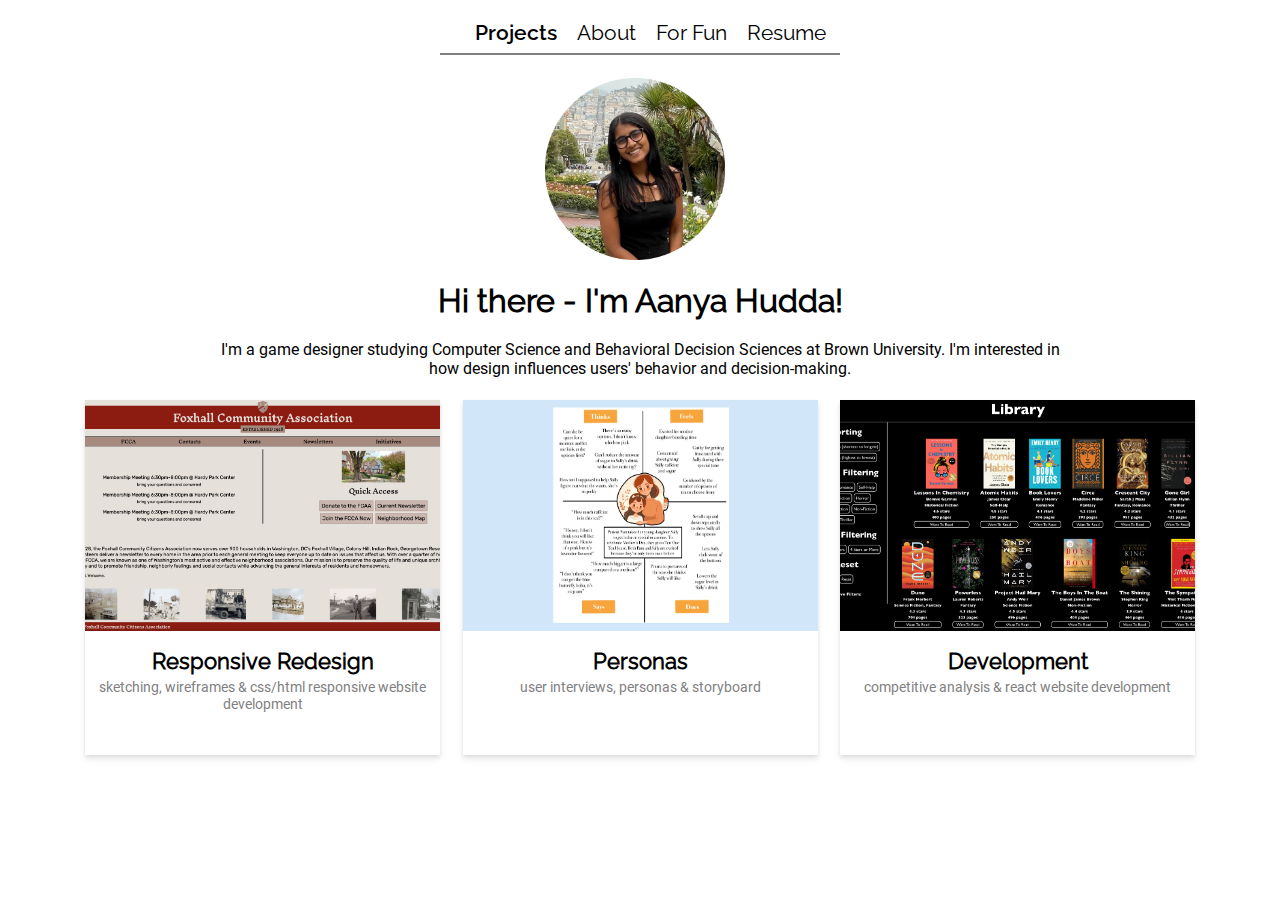
<file: index.html>
<!DOCTYPE html>
  <html lang="en">
    <head>
      <meta name="viewport" content="width=device-width, initial-scale=1.0" />
      <title>Portfolio-Projects</title>
      <!-- import CSS styles -->
      <link rel="stylesheet" href="index_styles.css" /> 
      
    </head>

    <body>
      <div id="site-container">
        <div class="header-links">
          <a class="active-link" href="index.html">Projects</a>
          <a class="link" href="about.html">About</a>
          <a class="link" href="for_fun.html">For Fun</a>
          <a class="link" href="resume.html">Resume</a>
        </div>
        <hr>
        <div class="body-content">
          <div class="intro">
            <img class="profile-picture" alt="profile picture" src="assets/profile-circle.png"/>
            <h1> Hi there - I'm Aanya Hudda! </h1>
            <p> I'm a game designer studying Computer Science and Behavioral Decision Sciences at Brown University. I'm interested in how design influences users' behavior and decision-making.</p>
          </div>

          <div class="project-library">
            <a href="projects_responsive_redesign.html" class="project-card-link">
              <div class="project-card project-card-left-margin">
                <img class="project-image" alt="responsive redesign picture" src="./assets/responsive_redesign2.png"/>
                <h2>Responsive Redesign</h2>
                <p>sketching, wireframes & css/html responsive website development</p>
              </div>
            </a> 
            <a href="projects_personas.html" class="project-card-link">
              <div class="project-card">
                <img class="project-image" alt="personas picture" src="assets/personas.png"/>
                <h2>Personas</h2>
                <p>user interviews, personas & storyboard</p>
              </div>
            </a>
            <a href="projects_development.html" class="project-card-link">
              <div class="project-card project-card-right-margin">
                <img class="project-image" alt="development picture" src="assets/development2.png"/>
                <h2>Development</h2>
                <p>competitive analysis & react website development</p>
              </div>
            </a>
          </div>
        </div>
      </div>
    </body>
</file>
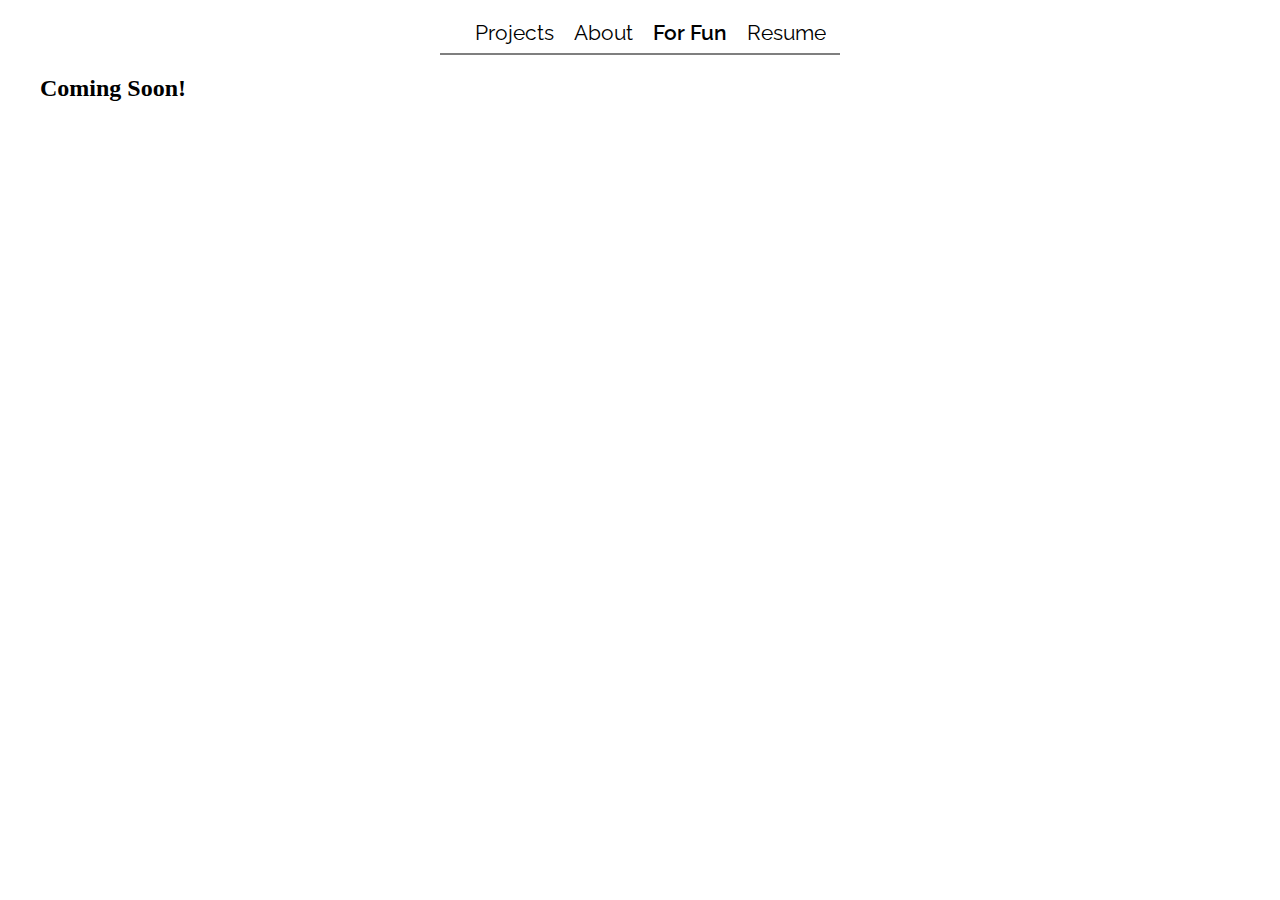
<file: for_fun.html>
<!DOCTYPE html>
  <html lang="en">
    <head>
      <meta name="viewport" content="width=device-width, initial-scale=1.0" />
      <title>Portfolio-For-Fun</title>
      <!-- import CSS styles -->
      <link rel="stylesheet" href="for_fun_styles.css" /> 
      
    </head>

    <body>
      <div id="site-container">
        <div class="header-links">
            <a class="link" href="index.html">Projects</a>
            <a class="link" href="about.html">About</a>
            <a class="active-link" href="for_fun.html">For Fun</a>
            <a class="link" href="resume.html">Resume</a>
        </div>
        <hr>
        <h2>Coming Soon!</h2>
      </div> 
    </body>
</file>
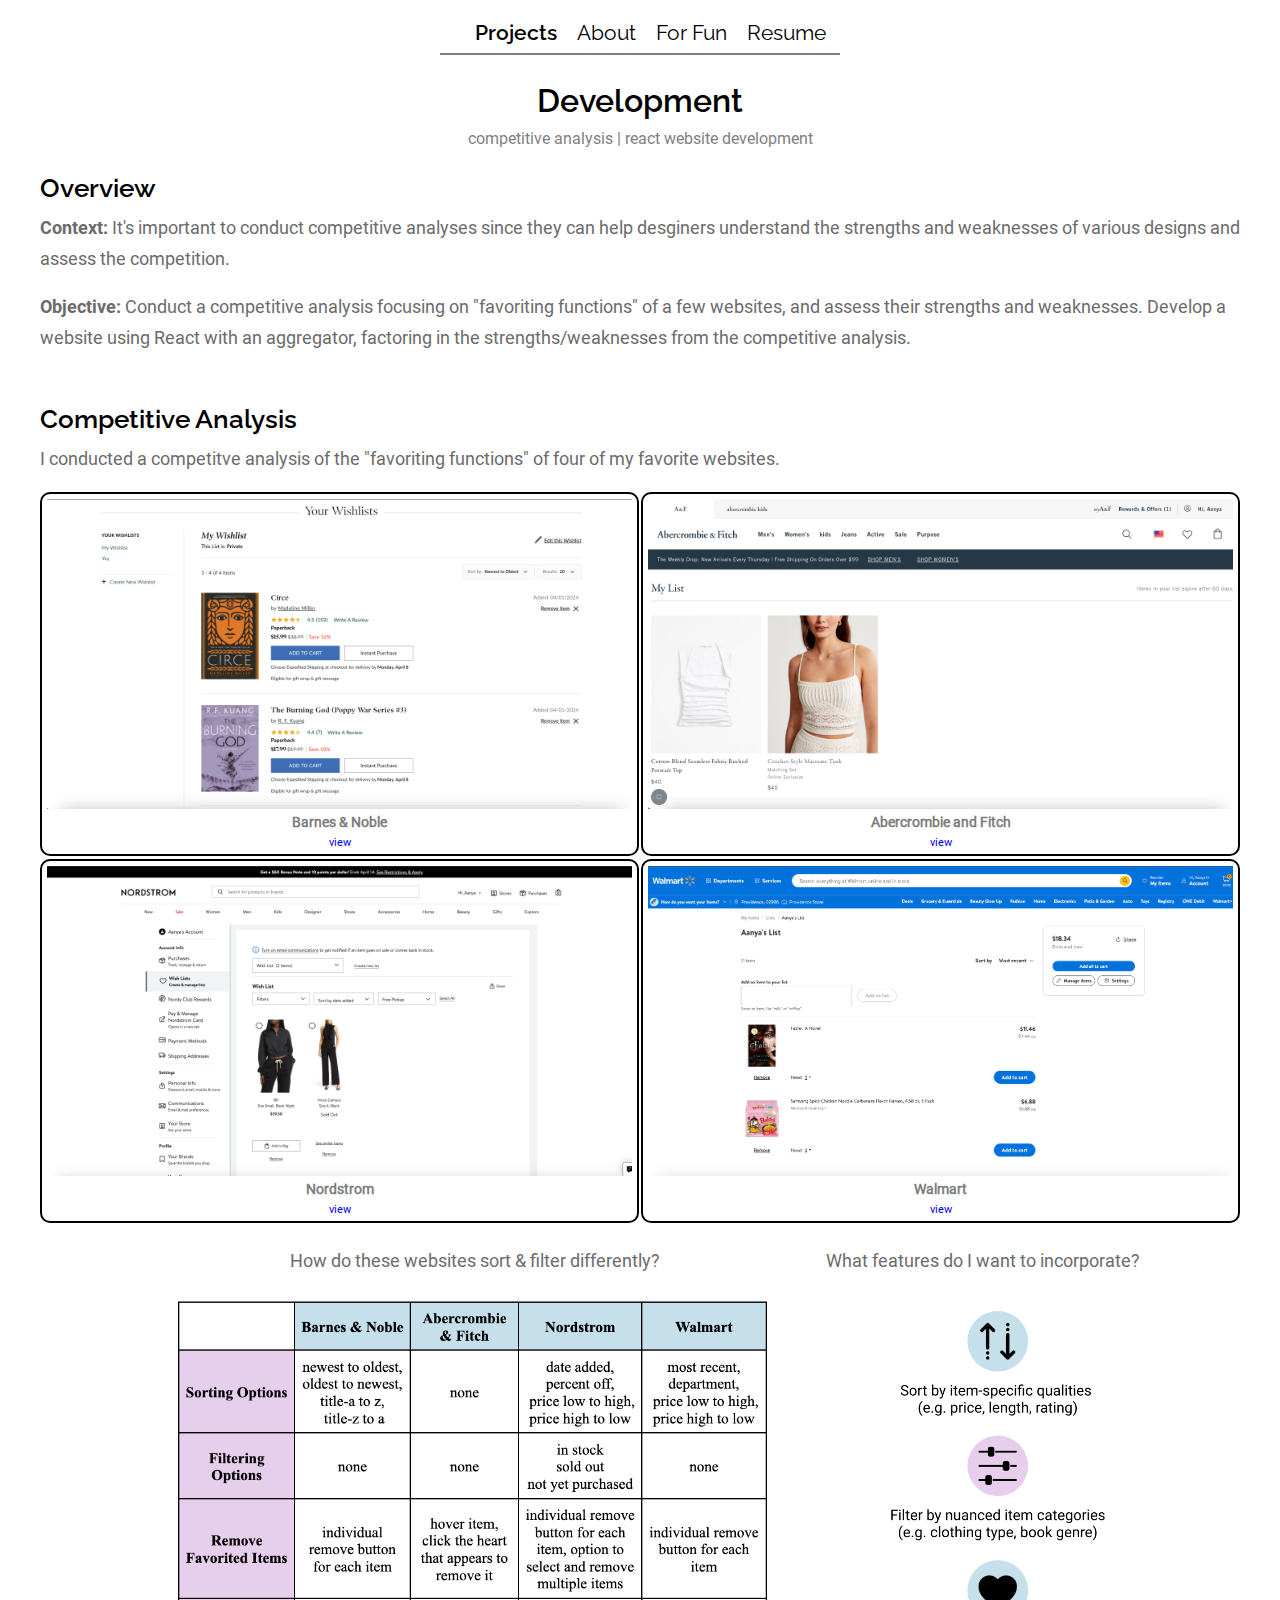
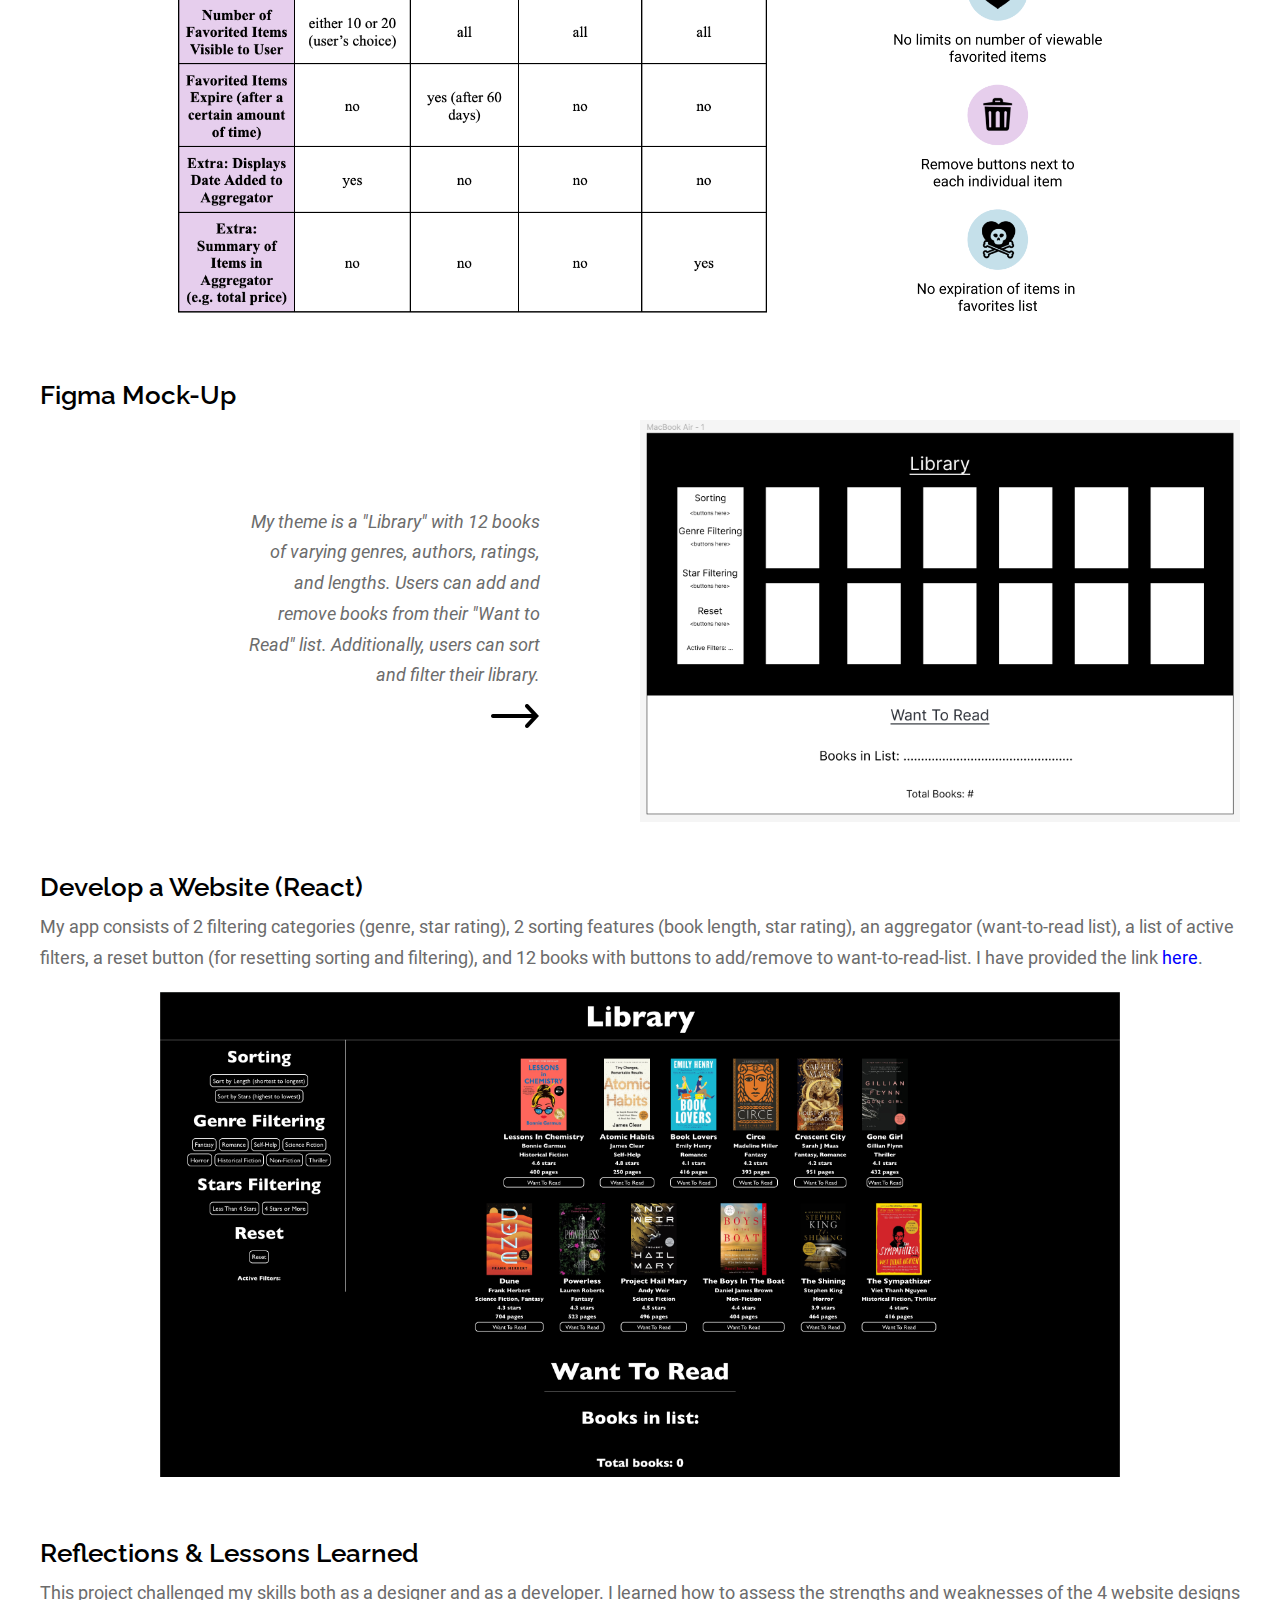
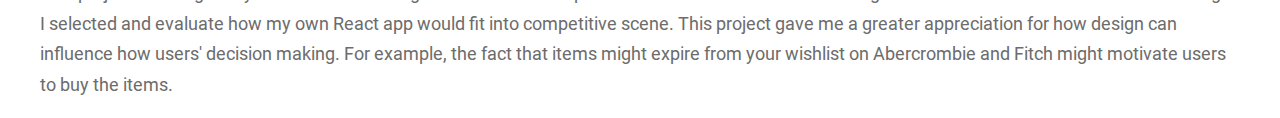
<file: projects_development.html>
<!DOCTYPE html>
<html lang="en">
    <head>
      <meta name="viewport" content="width=device-width, initial-scale=1.0" />
      <title>Portfolio-Projects-Development</title>
      <!-- import CSS styles -->
      <link rel="stylesheet" href="all_projects_styles.css" /> 
      
    </head>

    <body>
        <div id="site-container">
            <div class="header-links">
                <a class="active-link" href="index.html">Projects</a>
                <a class="link" href="about.html">About</a>
                <a class="link" href="for_fun.html">For Fun</a>
                <a class="link" href="resume.html">Resume</a>
            </div>
            <hr>
            <div class="project-header">
                <h2>Development</h2>
                <p>competitive analysis | react website development</p>
            </div>
            <div class="project-section">
                <h3>Overview</h3>
                <p><span class="roboto-bold">Context:</span> It's important to conduct competitive analyses since they can help desginers understand the strengths and weaknesses of various designs and assess the competition.</p>
                <p><span class="roboto-bold">Objective:</span> Conduct a competitive analysis focusing on "favoriting functions" of a few websites, and assess their strengths and weaknesses. Develop a website using React with an aggregator, factoring in the strengths/weaknesses from the competitive analysis.</p>
                
                <h3 class="extra-top-margin">Competitive Analysis</h3>
                <p>I conducted a competitve analysis of the "favoriting functions" of four of my favorite websites.</p>
                <div class="website-library">
                    <div class="website-row">
                        <div class="website-card">
                            <img class="website-image" alt="barnes and nobles" src="assets/development/barnes_and_noble.png"/>
                            <h2>Barnes & Noble</h2>
                            <a href="https://www.barnesandnoble.com/">view</a>
                        </div>
                        <div class="website-card">
                            <img class="website-image" alt="abercrombie and fitch" src="assets/development/abercrombie_and_fitch.png"/>
                            <h2>Abercrombie and Fitch</h2>
                            <a href="https://www.abercrombie.com/shop/us">view</a>
                        </div>
                    </div>
                    <div class="website-row">
                        <div class="website-card">
                            <img class="website-image" alt="nordstrom" src="assets/development/nordstrom.png"/>
                            <h2>Nordstrom</h2>
                            <a href="https://www.nordstrom.com/">view</a>
                        </div>
                        <div class="website-card">
                            <img class="website-image" alt="walmart" src="assets/development/walmart.png"/>
                            <h2>Walmart</h2>
                            <a href="https://www.walmart.com/">view</a>
                        </div> 
                    </div>
                </div>
                <div class="parallel_content parallel_text">
                    <p class="parallel_left_text">How do these websites sort & filter differently?</p>           
                    <p class="parallel_right_text">What features do I want to incorporate?</p>
                </div>
                <div class="parallel_images parallel_development">
                    <img class="mediumImageSpecification smallest-left-margin" alt="competitive analysis chart" src="assets/development/chart.png"/>
                    <img class="smallestImageSpecification personas-left-margin" alt="competitive analysis chart" src="assets/development/features.png"/>
                </div>

                <h3 class="extra-top-margin">Figma Mock-Up</h3>
                <div class="parallel_content right-align align_spacing">
                    <div class="vertical-images">
                        <p class="no-bottom-margin">My theme is a "Library" with 12 books of varying genres, authors, ratings, and lengths. Users can add and remove books from their "Want to Read" list. Additionally, users can sort and filter their library.</p>
                        <div class="right-arrow larger-left-margin">
                            <img alt="right pointing arrow" src="assets/right-arrow.png">
                        </div>
                    </div>
                    <img class="smallerImageSpecification" alt="visual style guide" src="assets/development/mockup.png"/>  
                </div>

                <h3 class="extra-top-margin">Develop a Website (React)</h3>
                <p>My app consists of 2 filtering categories (genre, star rating), 2 sorting features (book length, star rating), an aggregator (want-to-read list), a list of active filters, a reset button (for resetting sorting and filtering), and 12 books with buttons to add/remove to want-to-read-list. I have provided the link <a href="https://csci-1300-2024-development.vercel.app/">here</a>.</p>
                <div class="center-align">
                    <img class="standardImageSpecification" alt="React app" src="assets/development/app.png"/>
                </div>

                <h3 class="extra-top-margin">Reflections & Lessons Learned</h3>
                <p>This project challenged my skills both as a designer and as a developer. I learned how to assess the strengths and weaknesses of the 4 website designs I selected and evaluate how my own React app would fit into competitive scene. This project gave me a greater appreciation for how design can influence how users' decision making. For example, the fact that items might expire from your wishlist on Abercrombie and Fitch might motivate users to buy the items.</p>
            </div>
        </div>
    </body>
</file>
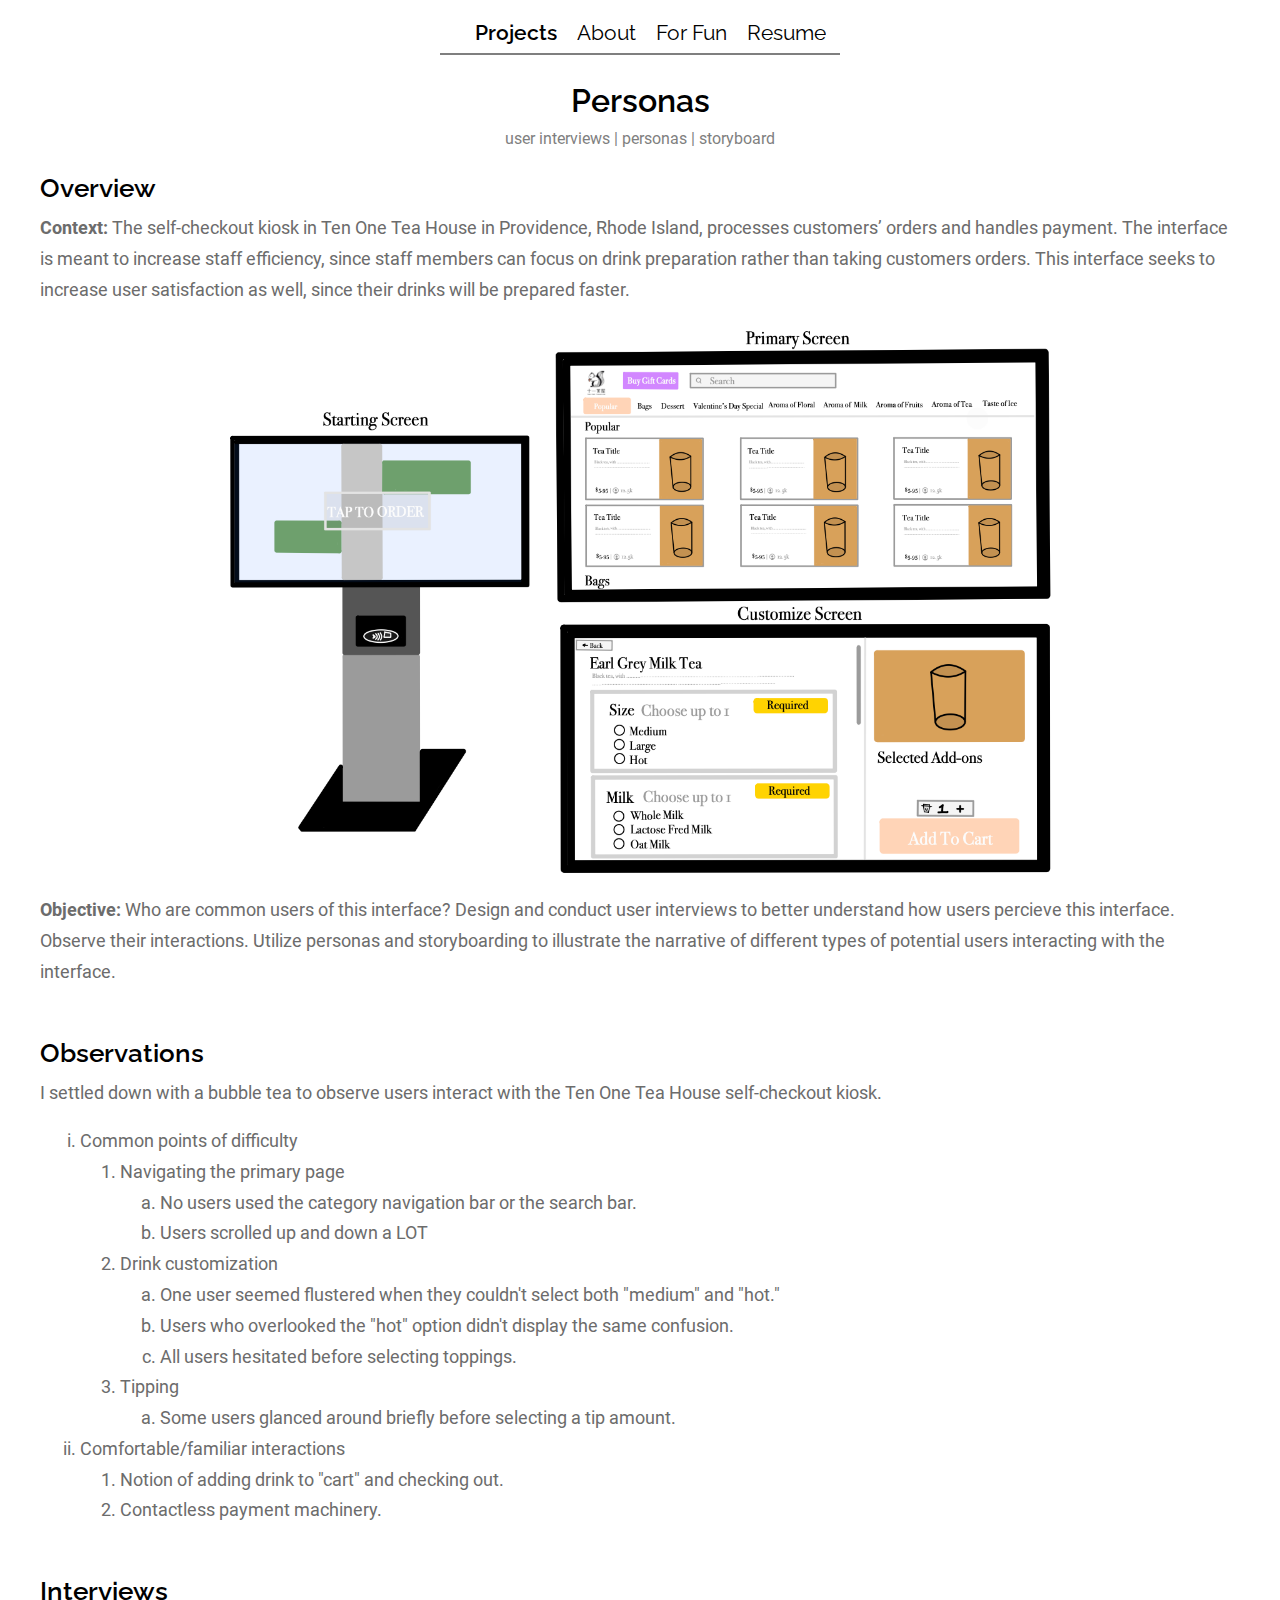
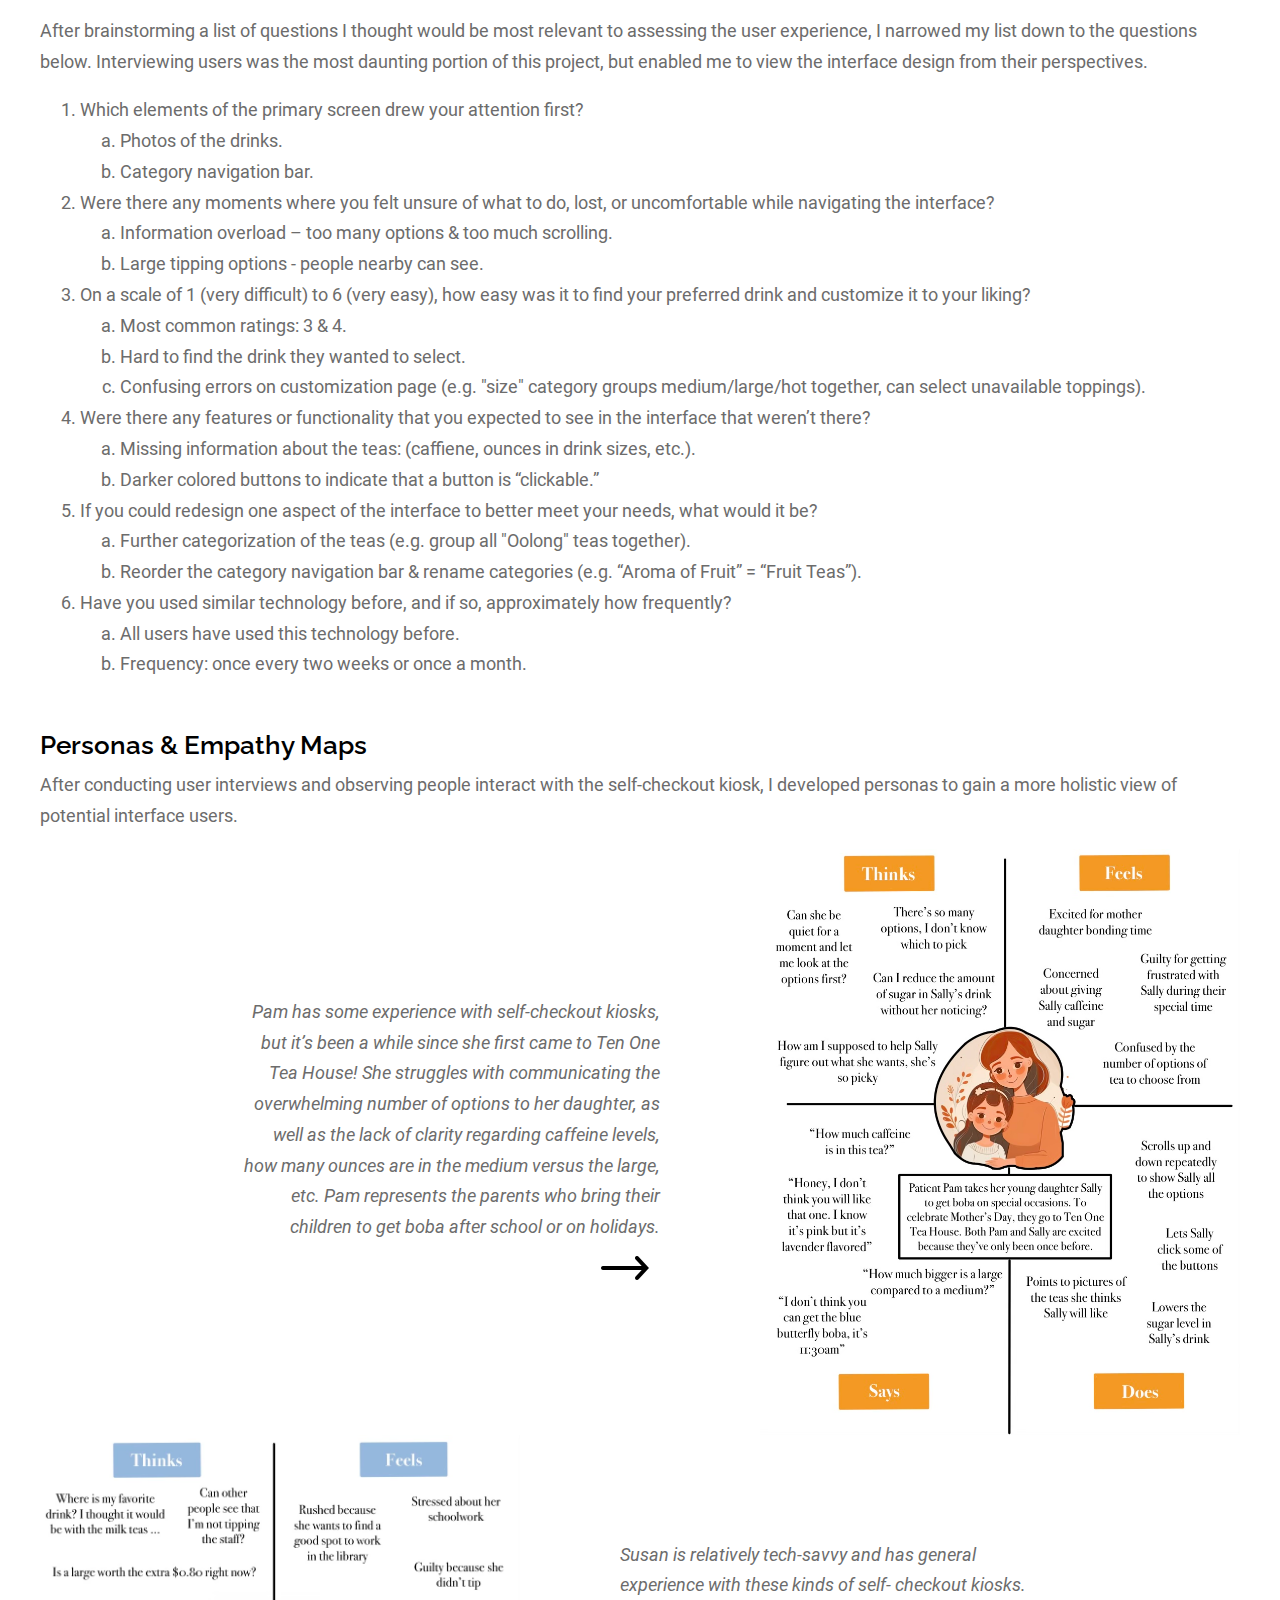
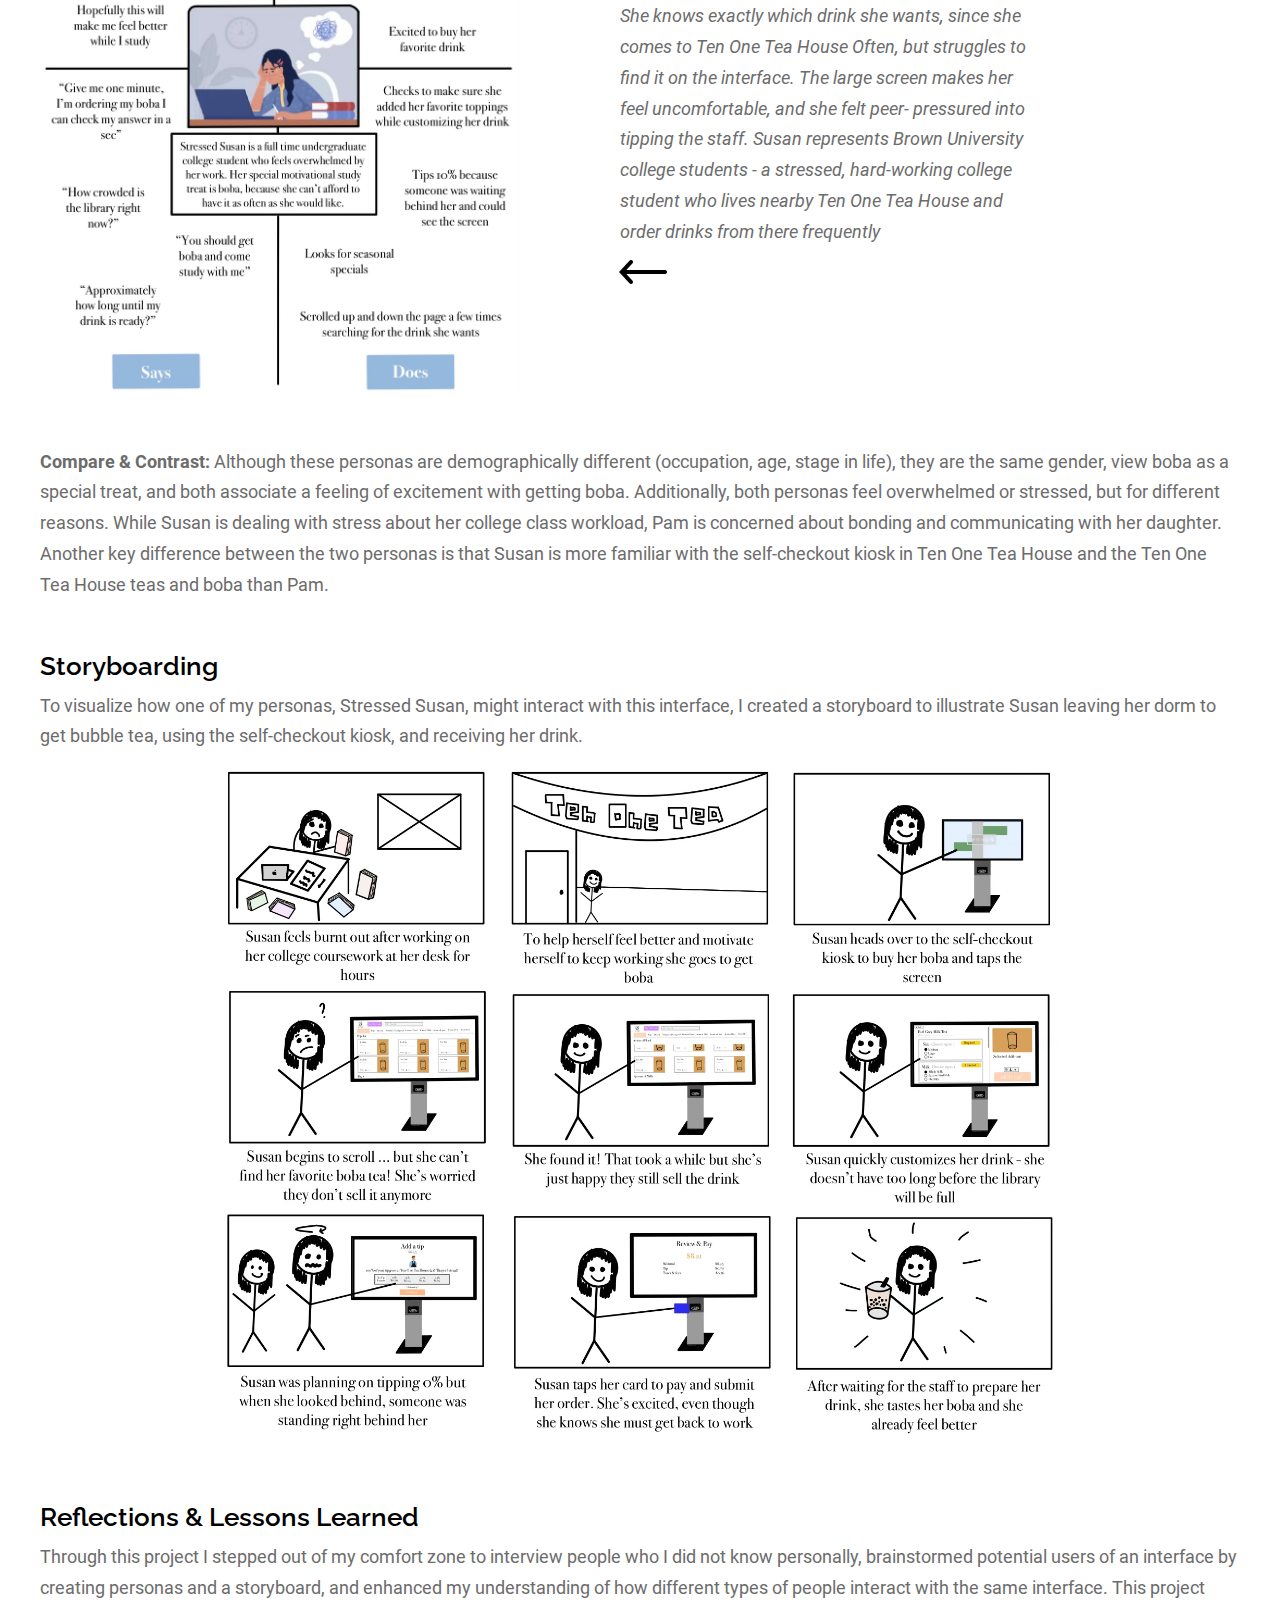
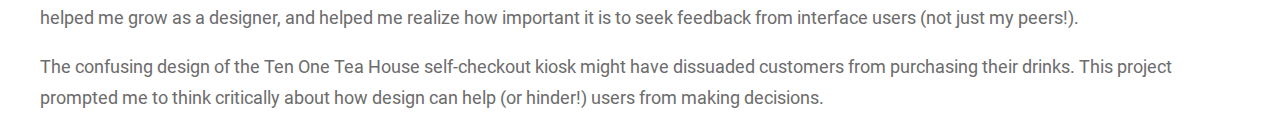
<file: projects_personas.html>
<!DOCTYPE html>
<html lang="en">
    <head>
      <meta name="viewport" content="width=device-width, initial-scale=1.0" />
      <title>Portfolio-Projects-{Personas}</title>
      <!-- import CSS styles -->
      <link rel="stylesheet" href="all_projects_styles.css" /> 
      
    </head>

    <body>
        <div id="site-container">
            <div class="header-links">
                <a class="active-link" href="index.html">Projects</a>
                <a class="link" href="about.html">About</a>
                <a class="link" href="for_fun.html">For Fun</a>
                <a class="link" href="resume.html">Resume</a>
            </div>
            <hr>
            <div class="project-header">
                <h2>Personas</h2>
                <p>user interviews | personas | storyboard</p>
            </div>
            <div class="project-section">
                <h3>Overview</h3>
                <p><span class="roboto-bold">Context:</span> The self-checkout kiosk in Ten One Tea House in Providence, Rhode Island, processes customers’ orders and handles payment. The interface is meant to increase staff efficiency, since staff members can focus on drink preparation rather than taking customers orders. This interface seeks to increase user satisfaction as well, since their drinks will be prepared faster.</p>
                <div class="center-align">
                    <img class="mediumImageSpecification" alt="sketch of the Ten One Tea House interface" src="assets/personas/sketch.png"/>
                </div>
                <p><span class="roboto-bold">Objective:</span> Who are common users of this interface? Design and conduct user interviews to better understand how users percieve this interface. Observe their interactions. Utilize personas and storyboarding to illustrate the narrative of different types of potential users interacting with the interface.</p>
                
                <h3 class="extra-top-margin">Observations</h3>
                <p>I settled down with a bubble tea to observe users interact with the Ten One Tea House self-checkout kiosk.</p>
                <ol type = "i">
                    <li>Common points of difficulty</li>
                        <ol type="1">
                            <li>Navigating the primary page</li>
                                <ol type="a">
                                    <li>No users used the category navigation bar or the search bar.</li>
                                    <li>Users scrolled up and down a LOT</li>
                                </ol>
                            <li>Drink customization</li>
                                <ol type="a">
                                    <li>One user seemed flustered when they couldn't select both "medium" and "hot."</li>
                                    <li>Users who overlooked the "hot" option didn't display the same confusion.</li>
                                    <li>All users hesitated before selecting toppings.</li>
                                </ol>
                            <li>Tipping</li>
                                <ol type="a">
                                    <li>Some users glanced around briefly before selecting a tip amount.</li>
                                </ol>
                        </ol>
                    <li>Comfortable/familiar interactions</li>
                        <ol type="1">
                            <li>Notion of adding drink to "cart" and checking out.</li>
                            <li>Contactless payment machinery.</li>
                        </ol>
                </ol>

                <h3 class="extra-top-margin">Interviews</h3>
                <p>After brainstorming a list of questions I thought would be most relevant to assessing the user experience, I narrowed my list down to the questions below. Interviewing users was the most daunting portion of this project, but enabled me to view the interface design from their perspectives. </p>
                <ol type="1">
                    <li>Which elements of the primary screen drew your attention first?</li>
                        <ol type="a">
                            <li>Photos of the drinks.</li>
                            <li>Category navigation bar.</li>
                        </ol>
                    <li>Were there any moments where you felt unsure of what to do, lost, or uncomfortable
                        while navigating the interface?</li>
                        <ol type="a">
                            <li>Information overload – too many options & too much scrolling.</li>
                            <li>Large tipping options - people nearby can see.</li>
                        </ol>
                    <li>On a scale of 1 (very difficult) to 6 (very easy), how easy was it to find your preferred
                        drink and customize it to your liking?</li>
                        <ol type="a">
                            <li>Most common ratings: 3 & 4.</li>
                            <li>Hard to find the drink they wanted to select.</li>
                            <li>Confusing errors on customization page (e.g. "size" category groups medium/large/hot together, can select unavailable toppings).</li>
                        </ol>
                    <li>Were there any features or functionality that you expected to see in the interface that
                        weren’t there?</li>
                        <ol type="a">
                            <li>Missing information about the teas: (caffiene, ounces in drink sizes, etc.).</li>
                            <li>Darker colored buttons to indicate that a button is “clickable.”</li>
                        </ol>
                    <li>If you could redesign one aspect of the interface to better meet your needs, what would it
                        be?</li>
                        <ol type="a">
                            <li>Further categorization of the teas (e.g. group all "Oolong" teas together).</li>
                            <li>Reorder the category navigation bar & rename categories (e.g. “Aroma of
                                Fruit” = “Fruit Teas”).</li>
                        </ol>
                    <li>Have you used similar technology before, and if so, approximately how frequently?</li>
                        <ol type="a">
                            <li>All users have used this technology before.</li>
                            <li>Frequency: once every two weeks or once a month.</li>
                        </ol>
                </ol>

                <h3 class="extra-top-margin">Personas & Empathy Maps</h3>
                <p>After conducting user interviews and observing people interact with the self-checkout kiosk, I developed personas to gain a more holistic view of potential interface users.</p>
                <div class="parallel_content right-align align_spacing">
                    <div class="vertical-images">
                        <p class="no-bottom-margin">Pam has some experience with self-checkout kiosks, but it’s been a while since she first
                            came to Ten One Tea House! She struggles with communicating the overwhelming number of options to her daughter, 
                            as well as the lack of clarity regarding caffeine levels, how many ounces are in the medium versus the large, etc. 
                            Pam represents the parents who bring their children to get boba after school or on holidays.</p>
                        <div class="right-arrow largest-left-margin">
                            <img alt="right pointing arrow" src="assets/right-arrow.png">
                        </div>
                    </div>
                    <img class="midSmallImageSpecification" alt="patient pam persona" src="assets/personas/patient_pam.png"/>  
                </div>
                <div class="parallel_content left-align align_spacing_flipped medium-bottom-margin">
                    <img class="midSmallImageSpecification" alt="stressed susan persona" src="assets/personas/stressed_susan.png"/>  
                    <div class="vertical-images">
                        <p class="no-bottom-margin"> Susan is relatively tech-savvy and has general experience with these kinds of self-
                            checkout kiosks. She knows exactly which drink she wants, since she comes to Ten One Tea House Often, but struggles to find it on the interface.
                            The large screen makes her feel uncomfortable, and she felt peer-
                            pressured into tipping the staff. Susan represents Brown University college students - a stressed, hard-working college
                            student who lives nearby Ten One Tea House and order drinks from there frequently</p>
                        <div class="left-arrow larger-right-margin">
                            <img alt="left pointing arrow" src="assets/left-arrow.png">
                        </div>
                    </div>
                </div>
                <p><span class="roboto-bold">Compare & Contrast:</span> Although these personas are demographically different (occupation, age, stage in life),
                    they are the same gender, view boba as a special treat, and both associate a feeling of excitement
                    with getting boba. Additionally, both personas feel overwhelmed or stressed, but for different
                    reasons. While Susan is dealing with stress about her college class workload, Pam is concerned
                    about bonding and communicating with her daughter. Another key difference between the two
                    personas is that Susan is more familiar with the self-checkout kiosk in Ten One Tea House and
                    the Ten One Tea House teas and boba than Pam.
                </p>

                <h3 class="extra-top-margin">Storyboarding</h3>
                <p>To visualize how one of my personas, Stressed Susan, might interact with this interface, I created a storyboard to illustrate Susan leaving her dorm to get bubble tea, using the self-checkout kiosk, and receiving her drink.</p>
                <div class="center-align">
                    <img class="mediumImageSpecification" alt="storyboard" src="assets/personas/storyboard.png"/>
                </div>
                <h3 class="extra-top-margin">Reflections & Lessons Learned</h3>
                <p>Through this project I stepped out of my comfort zone to interview people who I did not know personally, brainstormed potential users of an interface by creating personas and a storyboard, and enhanced my understanding of how different types of people interact with the same interface. This project helped me grow as a designer, and helped me realize how important it is to seek feedback from interface users (not just my peers!). </p>
                <p>The confusing design of the Ten One Tea House self-checkout kiosk might have dissuaded customers from purchasing their drinks. This project prompted me to think critically about how design can help (or hinder!) users from making decisions.</p>
            </div>
        </div>
    </body>
</file>
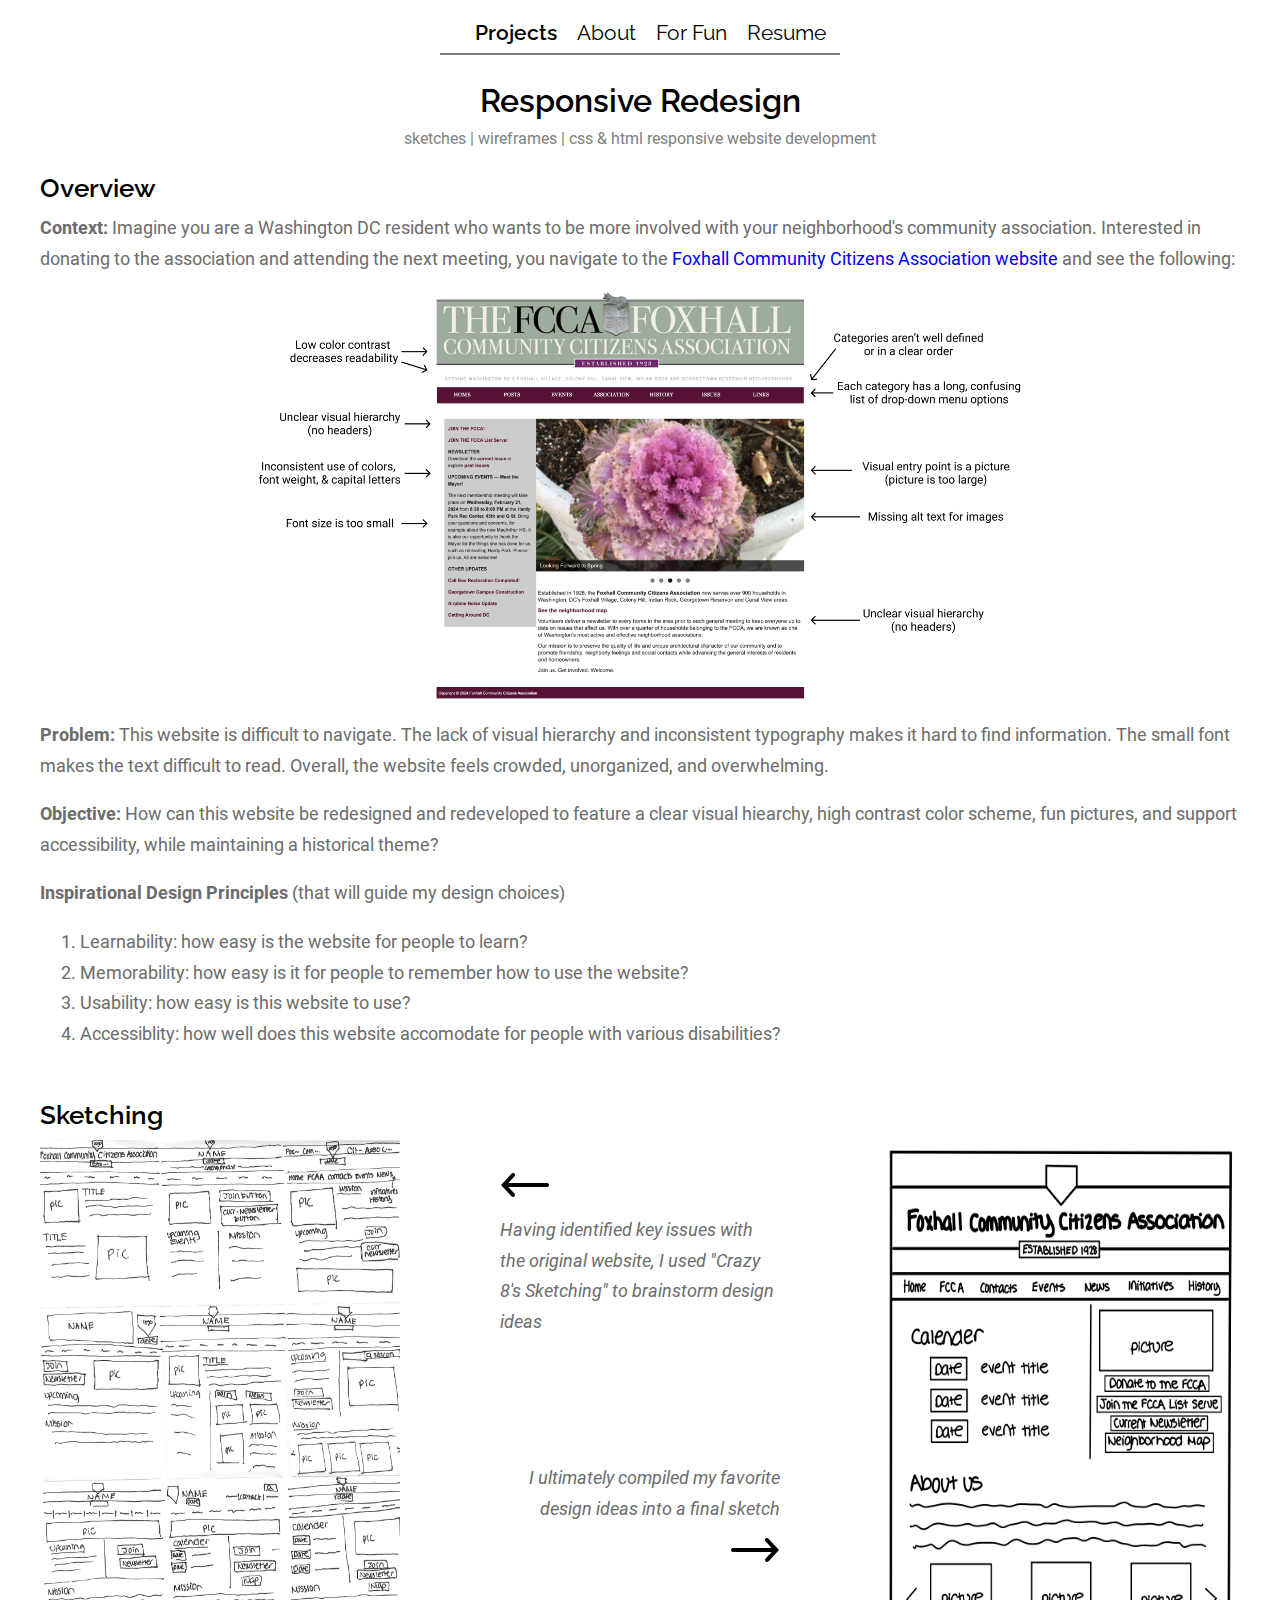
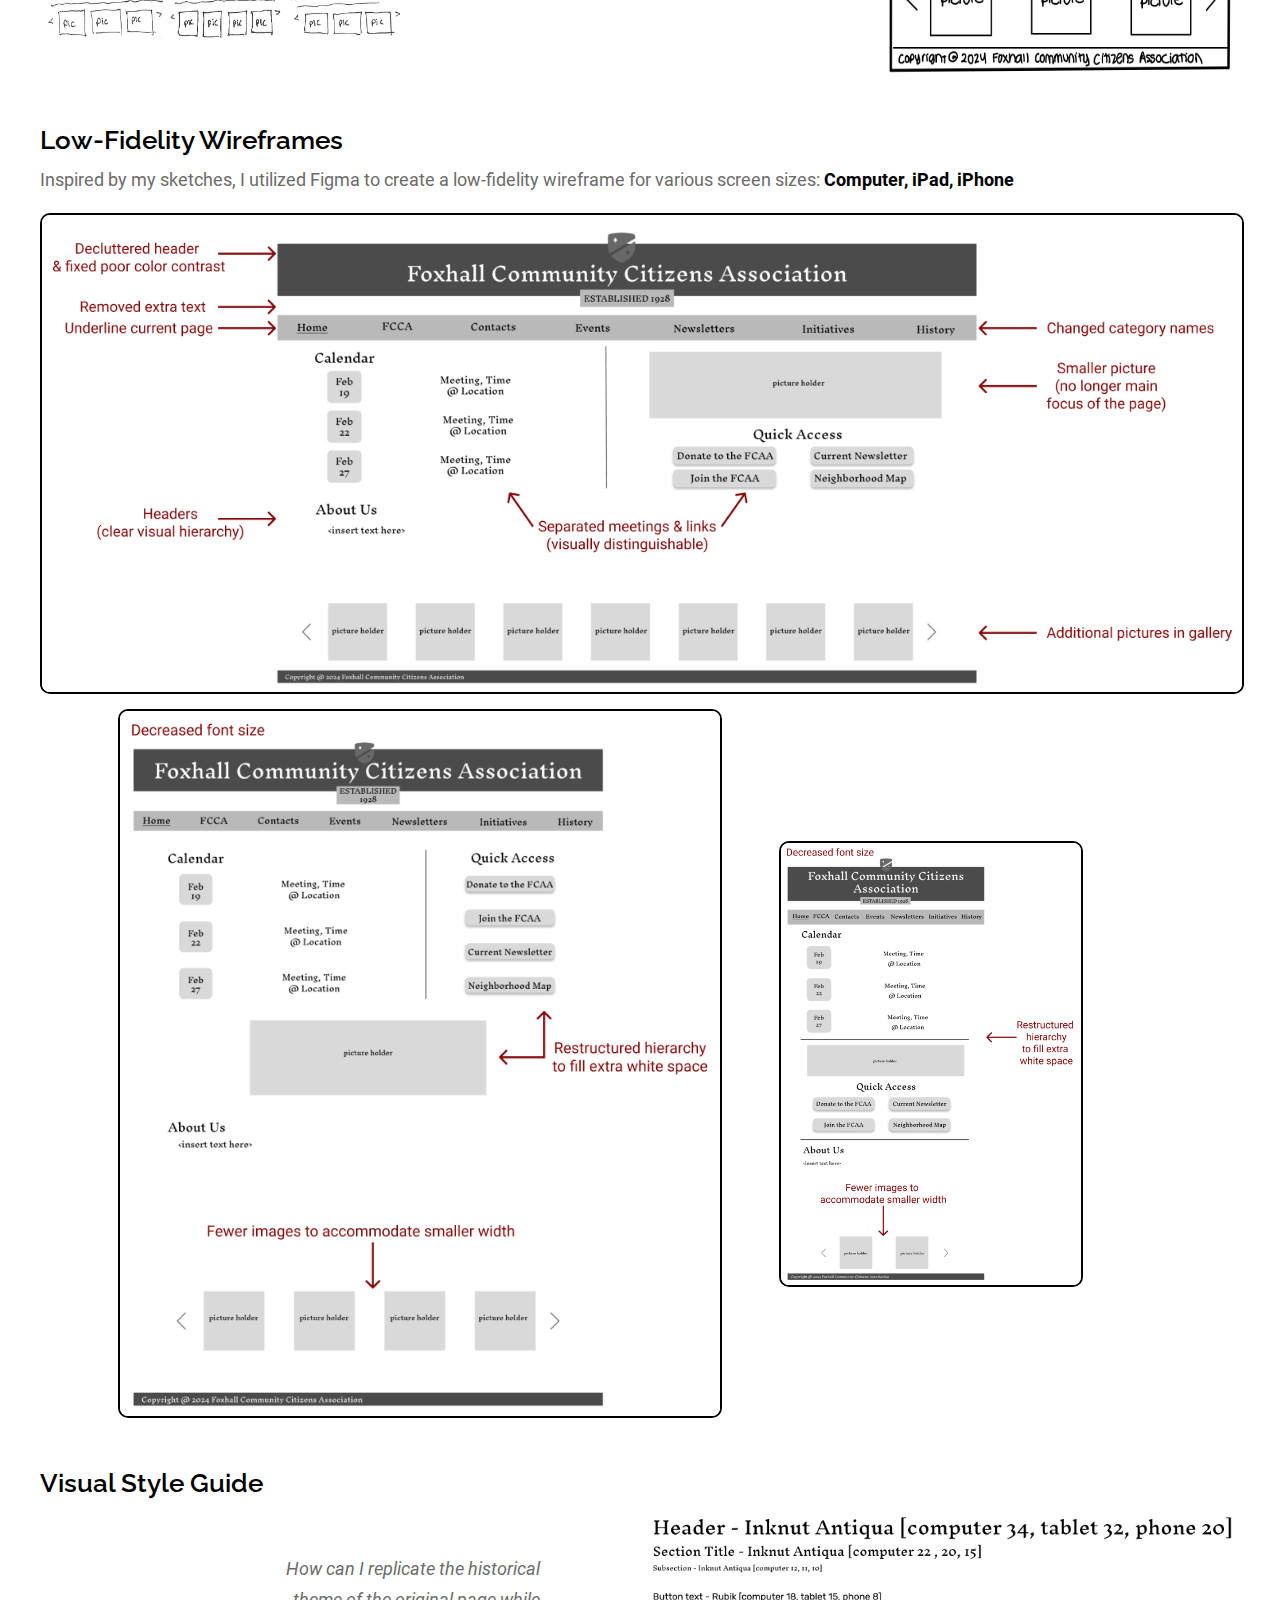
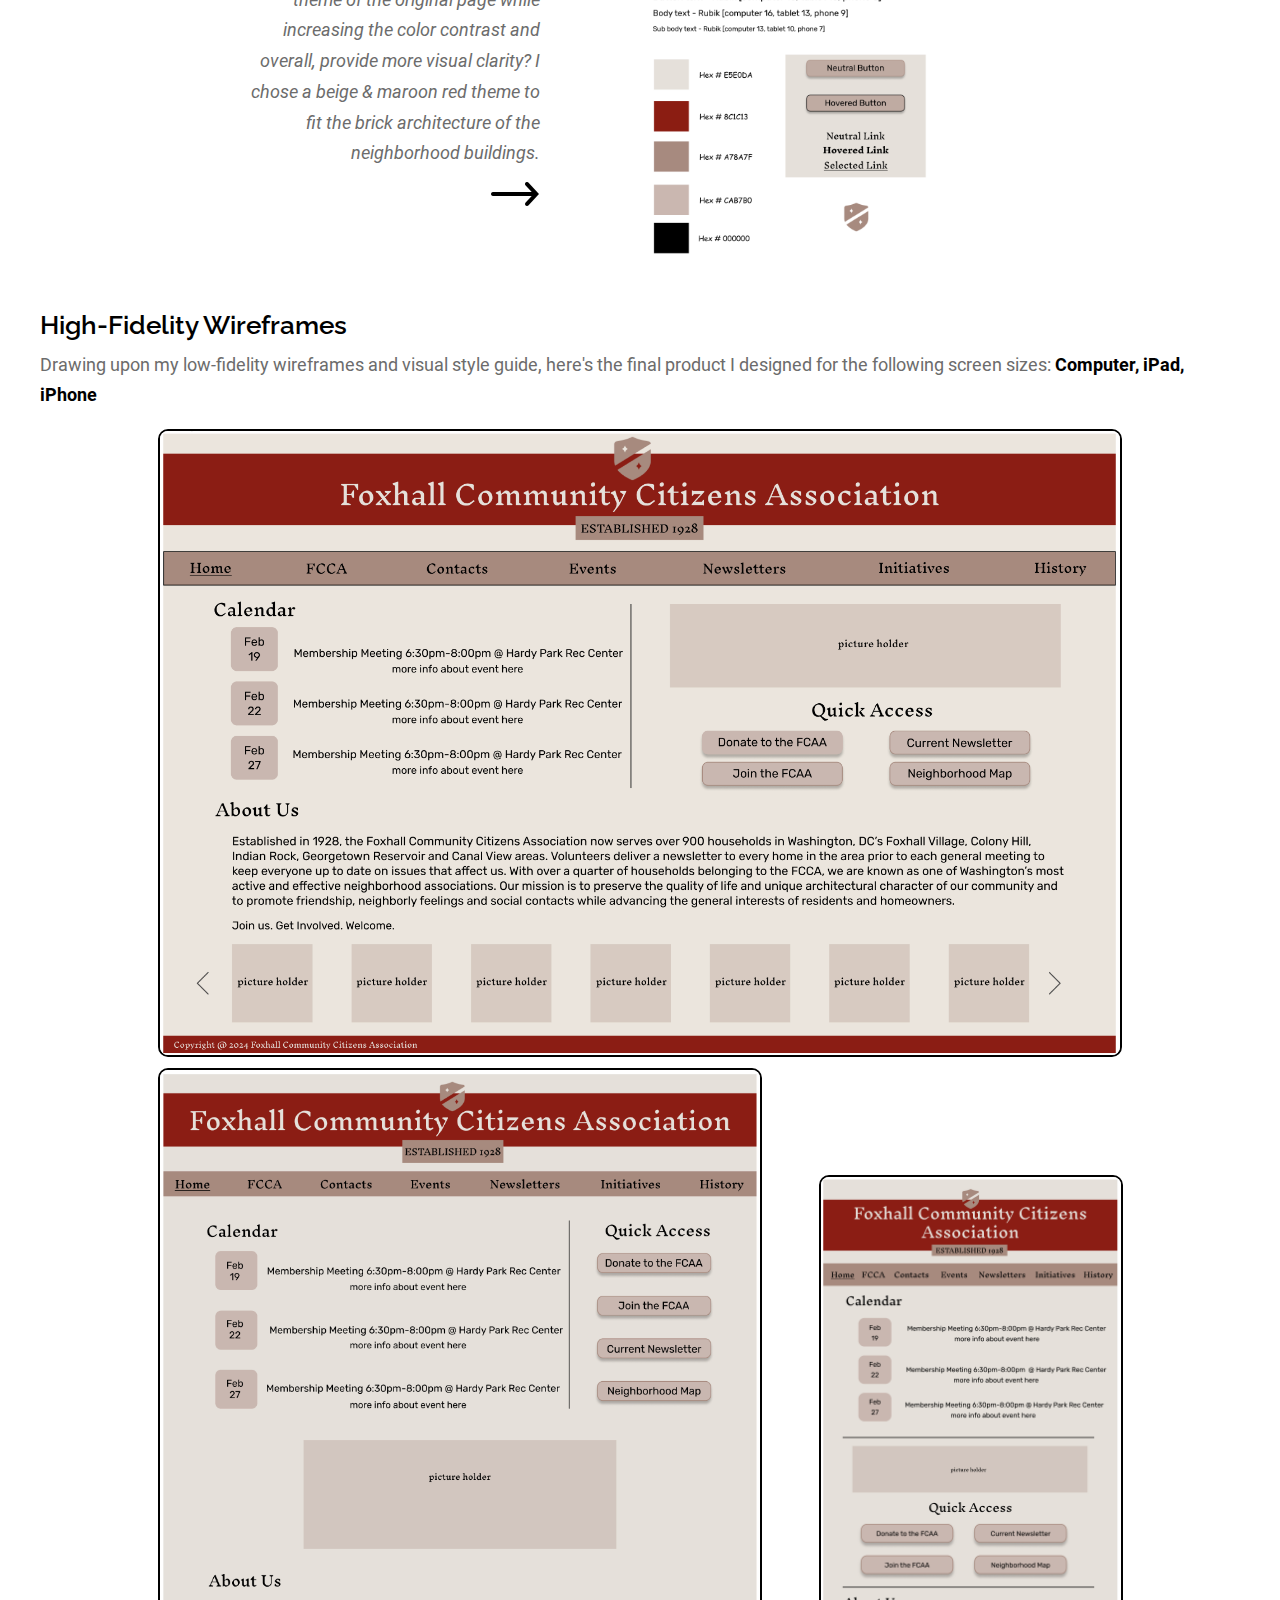
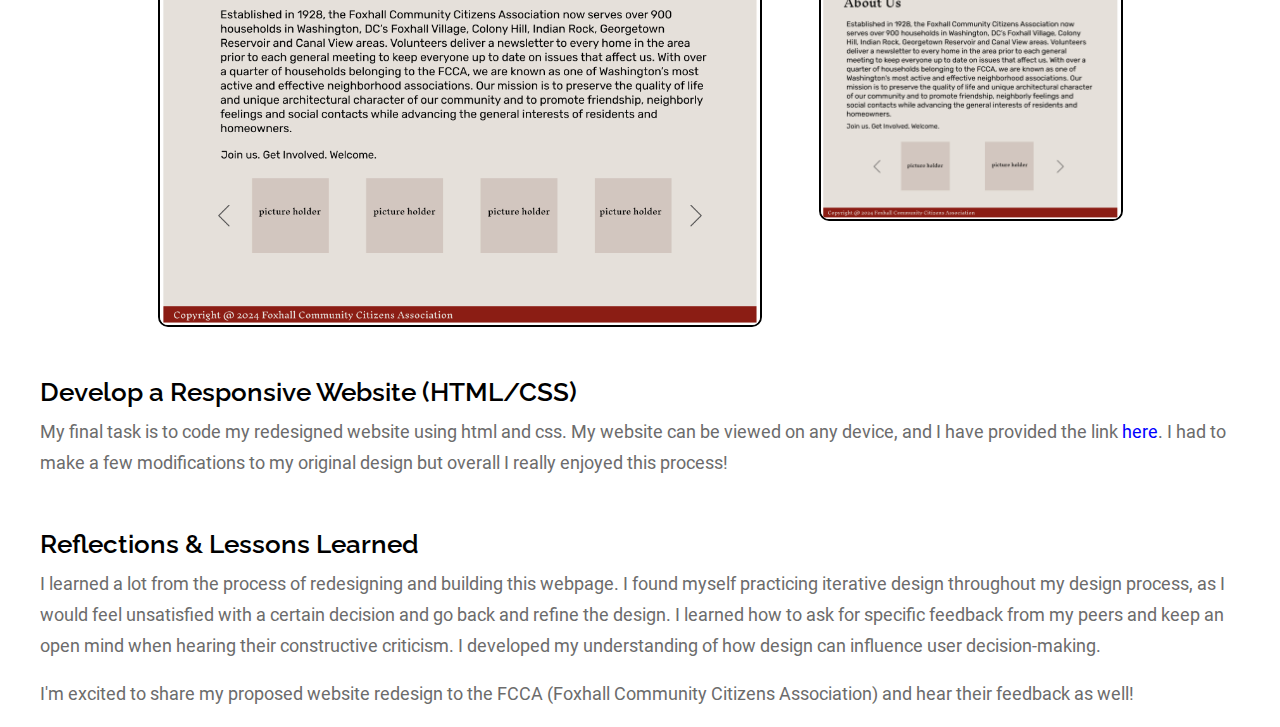
<file: projects_responsive_redesign.html>
<!DOCTYPE html>
<html lang="en">
    <head>
      <meta name="viewport" content="width=device-width, initial-scale=1.0" />
      <title>Portfolio-Projects-Responsive Redesign</title>
      <!-- import CSS styles -->
      <link rel="stylesheet" href="all_projects_styles.css" /> 
      
    </head>

    <body>
        <div id="site-container">
            <div class="header-links">
                <a class="active-link" href="index.html">Projects</a>
                <a class="link" href="about.html">About</a>
                <a class="link" href="for_fun.html">For Fun</a>
                <a class="link" href="resume.html">Resume</a>
            </div>
            <hr>
            <div class="project-header">
                <h2>Responsive Redesign</h2>
                <p>sketches | wireframes | css & html responsive website development </p>
            </div>
            <div class="project-section">
                <h3>Overview</h3>
                <p><span class="roboto-bold">Context:</span> Imagine you are a Washington DC resident who wants to be more involved with your neighborhood's community association. Interested in donating to the association and attending the next meeting, you navigate to the <a href="https://foxhall.org/">Foxhall Community Citizens Association website</a> and see the following:</p>
                <div class="center-align">
                    <img class="mediumImageSpecification" alt="original webpage" src="assets/responsive_redesign/originalWebpageAnnotated.png"/>
                </div>
                <p><span class="roboto-bold">Problem:</span> This website is difficult to navigate. The lack of visual hierarchy and inconsistent typography makes it hard to find information. The small font makes the text difficult to read. Overall, the website feels crowded, unorganized, and overwhelming.</p>
                <p><span class="roboto-bold">Objective:</span> How can this website be redesigned and redeveloped to feature a clear visual hiearchy, high contrast color scheme, fun pictures, and support accessibility, while maintaining a historical theme?</p>
                <p><span class="roboto-bold">Inspirational Design Principles</span> (that will guide my design choices)</p>
                <ol>
                    <li>Learnability: how easy is the website for people to learn?</li>
                    <li>Memorability: how easy is it for people to remember how to use the website?</li>
                    <li>Usability: how easy is this website to use?</li>
                    <li>Accessiblity: how well does this website accomodate for people with various disabilities?</li>
                </ol>
                <h3 class="extra-top-margin">Sketching</h3>
                
                <div class="parallel_content">
                    <img class="smallestImageSpecification" alt="crazy 8's sketches" src="assets/responsive_redesign/sketches.jpg"/>
                    <div class="text_box_middle">
                        <div class="left-arrow">
                            <img alt="left pointing arrow" src="assets/left-arrow.png">
                        </div>
                        <p class="larger-bottom-margin">Having identified key issues with the original website, I used "Crazy 8's Sketching" to brainstorm design ideas</p> 
                        <p class="right-align no-bottom-margin">I ultimately compiled my favorite design ideas into a final sketch</p> 
                        <div class="right-arrow">
                            <img alt="right pointing arrow" src="assets/right-arrow.png">
                        </div>
                    </div>
                    <img class="smallestImageSpecification" alt="final sketch" src="assets/responsive_redesign/finalSketch.png"/>
                </div>

                <h3 class="extra-top-margin">Low-Fidelity Wireframes</h3>
                <p>Inspired by my sketches, I utilized Figma to create a low-fidelity wireframe for various screen sizes: <span class="roboto-bold text-black">Computer, iPad, iPhone</span></p>
                <img class="largestImageSpecification image-border" alt="computer low-fidelity wireframes" src="assets/responsive_redesign/computerLowFi.png"/>
                <div class="parallel_images">
                    <img class="smallerImageSpecification smaller-left-margin image-border" alt="ipad low-fidelity wireframe" src="assets/responsive_redesign/ipadLowFi.png"/>
                    <img class="tinyImageSpecifcation image-border" alt="phone low-fidelity wireframe" src="assets/responsive_redesign/phoneLowFi.png"/>
                </div>

                <h3 class="extra-top-margin">Visual Style Guide</h3>
                <div class="parallel_content right-align align_spacing">
                    <div class="vertical-images">
                        <p class="no-bottom-margin"> How can I replicate the historical theme of the original page while increasing the color contrast and overall, provide more visual clarity? I chose a beige & maroon red theme to fit the brick architecture of the neighborhood buildings.</p>
                        <div class="right-arrow larger-left-margin">
                            <img alt="right pointing arrow" src="assets/right-arrow.png">
                        </div>
                    </div>
                    <img class="smallerImageSpecification" alt="visual style guide" src="assets/responsive_redesign/visualStyleGuide.png"/>  
                </div>

                <h3 class="extra-top-margin">High-Fidelity Wireframes</h3>
                <p>Drawing upon my low-fidelity wireframes and visual style guide, here's the final product I designed for the following screen sizes: <span class="roboto-bold text-black">Computer, iPad, iPhone</span></p>
                <div class="center-align">
                    <img class="standardImageSpecification image-border" alt="computer high-fidelity wireframes" src="assets/responsive_redesign/computerHighFi.png"/>
                </div>
                <div class="parallel_images">
                    <img class="smallerImageSpecification image-border" alt="ipad high-fidelity wireframe" src="assets/responsive_redesign/ipadHighFi.png"/>
                    <img class="tinyImageSpecifcation image-border" alt="phone high-fidelity wireframe" src="assets/responsive_redesign/phoneHighFi.png"/>
                </div>
                <h3 class="extra-top-margin">Develop a Responsive Website (HTML/CSS)</h3>
                <p>My final task is to code my redesigned website using html and css. My website can be viewed on any device, and I have provided the link <a href="https://ahudda.github.io/CS1300-2024-responsive-redesign/">here</a>. I had to make a few modifications to my original design but overall I really enjoyed this process!</p>
                <h3 class="extra-top-margin">Reflections & Lessons Learned</h3>
                <p>I learned a lot from the process of redesigning and building this webpage. I found myself practicing iterative design throughout my design process, as I would feel unsatisfied with a certain decision and go back and refine the design. I learned how to ask for specific feedback from my peers and keep an open mind when hearing their constructive criticism. I developed my understanding of how design can influence user decision-making.</p>
                <p>I'm excited to share my proposed website redesign to the FCCA (Foxhall Community Citizens Association) and hear their feedback as well!</p>
            </div>
        </div>
    </body>
</file>
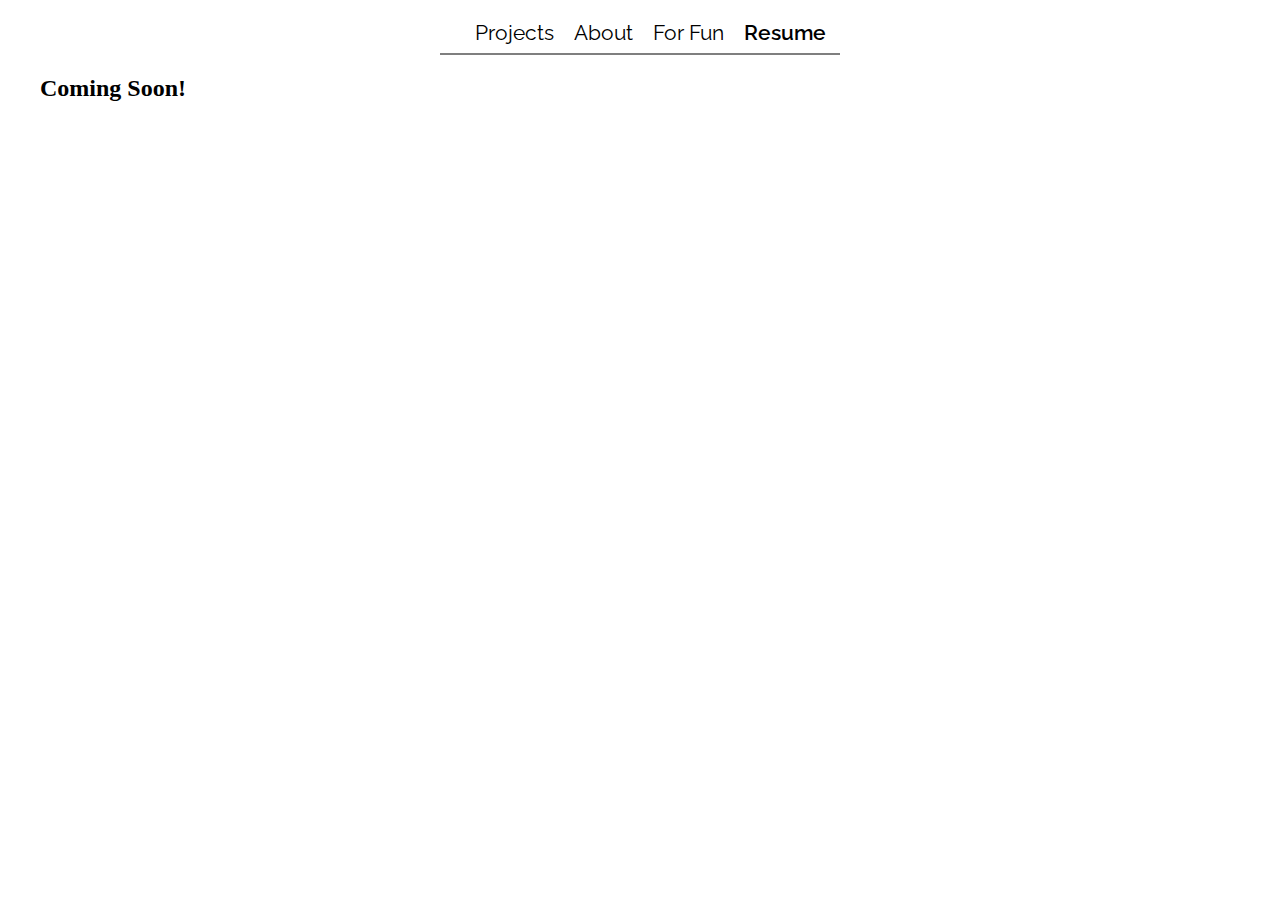
<file: resume.html>
<!DOCTYPE html>
  <html lang="en">
    <head>
      <meta name="viewport" content="width=device-width, initial-scale=1.0" />
      <title>Portfolio-Resume</title>
      <!-- import CSS styles -->
      <link rel="stylesheet" href="for_fun_styles.css" /> 
      
    </head>

    <body>
      <div id="site-container">
        <div class="header-links">
            <a class="link" href="index.html">Projects</a>
            <a class="link" href="about.html">About</a>
            <a class="link" href="for_fun.html">For Fun</a>
            <a class="active-link" href="resume.html">Resume</a>
        </div>
        <hr>
        <h2>Coming Soon!</h2>
      </div> 
    </body>
</file>
<file: index_styles.css>
/* Fonts */
@font-face {
    font-family: 'Roboto Light';
    src: url('assets/Roboto/Roboto-Light.ttf') format('truetype');
}
@font-face {
    font-family: 'Roboto Regular';
    src: url('assets/Roboto/Roboto-Regular.ttf') format('truetype');
}
@font-face {
    font-family: 'Roboto Bold';
    src: url('assets/Roboto/Roboto-Bold.ttf') format('truetype');
}
@font-face {
    font-family: 'Raleway Regular';
    src: url('assets/Raleway/static/Raleway-Regular.ttf') format('truetype');
}
@font-face {
    font-family: 'Raleway Bold';
    src: url('assets/Raleway/static/Raleway-SemiBold.ttf') format('truetype');
}


/* Site styling */
#site-container{
    margin-left: auto;
    margin-right: auto;
    max-width: 1200px;
    float: none;
}

/* Navigation bar styling */
.header-links{
    margin-top: 20px;
    font-size: 1.3rem;
    font-family: 'Raleway Regular', serif;
    font-weight: 100;

    display: flex;
    justify-content: center;
}

.link{
    color: black;
    display: inline;
    position: relative;
    overflow: hidden;
    margin-left: 20px;
}

.active-link {
    color: black;
    display: inline;
    position: relative;
    overflow: hidden;
    margin-left: 20px;
    font-weight: 100;
    font-family: 'Raleway Bold', serif;
}

a{
    text-decoration: none;
}

hr {
    border: none;      
    height: 2px;     
    background-color: #7f7f7f;
    margin-left: 400px;
    margin-right: 400px;

}

/* Body styling */
.body-content{
    display: flex;
    flex-direction: column;
    font-family: 'Raleway Regular', serif;

    p{
        font-family: 'Roboto Regular', serif;
    }
}

/* Intro styling */
.intro{
    display: flex;
    flex-direction: column;
    align-items: center;
    text-align: center;
    margin-top: 15px;

    h1{
        margin-top: 22px;
    }

    p{
        margin-top: 0px;
        margin-left: 175px;
        margin-right: 175px;
        margin-bottom: 22px;
    }
}

.profile-picture{
    width: 15%;
    height: auto;
    margin-right: 10px;
}

/* Project styling */
.project-library{
    display: flex;
    flex-direction: row;
    justify-content: space-between;
}

.project-card{
    display: flex;
    flex-direction: column;
    align-items: center;
    text-align: center;
    overflow-wrap: break-word;
    width: 355px;
    height: 355px;
    font-family: 'Raleway Regular', serif;
    color: black;
    font-size: 0.9rem;
    transition: box-shadow 0.3s ease, transform 0.3s ease;
    box-shadow: 0px 4px 6px rgba(0, 0, 0, 0.1), 0px 1px 3px rgba(0, 0, 0, 0.06);

    h2{
        margin-bottom: 5px;
    }
    p{
        margin-top: 0px;
        font-size: 0.9rem;
        font-family: 'Roboto Regular', serif;
        color: #7f7f7f;
    }
}

.project-card-left-margin{
    margin-left: 45px;
}

.project-card-right-margin{
    margin-right: 45px;
}

.project-card:hover {
    box-shadow: 6px 6px 12px rgba(0,0,0,0.2); /* Larger shadow for hover */
    transform: translateY(-10px); /* Moves the card up */
}

.project-image{
    width: 100%;
    height: 65%;
    object-fit: cover;
    margin-left: auto;
    margin-right: auto;
}
</file>
<file: for_fun_styles.css>
/* Fonts */
@font-face {
    font-family: 'Roboto Light';
    src: url('assets/Roboto/Roboto-Light.ttf') format('truetype');
}
@font-face {
    font-family: 'Roboto Regular';
    src: url('assets/Roboto/Roboto-Regular.ttf') format('truetype');
}
@font-face {
    font-family: 'Roboto Bold';
    src: url('assets/Roboto/Roboto-Bold.ttf') format('truetype');
}
@font-face {
    font-family: 'Raleway Regular';
    src: url('assets/Raleway/static/Raleway-Regular.ttf') format('truetype');
}
@font-face {
    font-family: 'Raleway Bold';
    src: url('assets/Raleway/static/Raleway-SemiBold.ttf') format('truetype');
}


/* Site styling */
#site-container{
    margin-left: auto;
    margin-right: auto;
    max-width: 1200px;
    float: none;
}

/* Navigation bar styling */
.header-links{
    margin-top: 20px;
    font-size: 1.3rem;
    font-family: 'Raleway Regular', serif;
    font-weight: 100;

    display: flex;
    justify-content: center;
}

.link{
    color: black;
    display: inline;
    position: relative;
    overflow: hidden;
    margin-left: 20px;
}

.active-link {
    color: black;
    display: inline;
    position: relative;
    overflow: hidden;
    margin-left: 20px;
    font-weight: 100;
    font-family: 'Raleway Bold', serif;
}

a{
    text-decoration: none;
}

hr {
    border: none;      
    height: 2px;     
    background-color: #7f7f7f;
    margin-left: 400px;
    margin-right: 400px;

}
</file>
<file: all_projects_styles.css>
/* Fonts */
@font-face {
    font-family: 'Roboto Light';
    src: url('assets/Roboto/Roboto-Light.ttf') format('truetype');
}
@font-face {
    font-family: 'Roboto Regular';
    src: url('assets/Roboto/Roboto-Regular.ttf') format('truetype');
}
@font-face {
    font-family: 'Roboto Bold';
    src: url('assets/Roboto/Roboto-Bold.ttf') format('truetype');
}
@font-face {
    font-family: 'Roboto Italics';
    src: url('assets/Roboto/Roboto-Italic.ttf') format('truetype');
}
@font-face {
    font-family: 'Raleway Regular';
    src: url('assets/Raleway/static/Raleway-Regular.ttf') format('truetype');
}
@font-face {
    font-family: 'Raleway Bold';
    src: url('assets/Raleway/static/Raleway-SemiBold.ttf') format('truetype');
}

/* Site styling */
#site-container{
    margin-left: auto;
    margin-right: auto;
    max-width: 1200px;
    float: none;
}

/* Navigation bar styling */
.header-links{
    margin-top: 20px;
    font-size: 1.3rem;
    font-family: 'Raleway Regular', serif;
    font-weight: 100;

    display: flex;
    justify-content: center;
}

.link{
    color: black;
    display: inline;
    position: relative;
    overflow: hidden;
    margin-left: 20px;
}

.active-link {
    color: black;
    display: inline;
    position: relative;
    overflow: hidden;
    margin-left: 20px;
    font-weight: 100;
    font-family: 'Raleway Bold', serif;
}

a{
    text-decoration: none;
}

hr {
    border: none;      
    height: 2px;     
    background-color: #7f7f7f;
    margin-left: 400px;
    margin-right: 400px;

}

/* Font & Text styling */
.roboto-bold{
    font-family: 'Roboto Bold', serif;
}

.roboto-italics{
    font-family: 'Roboto Italics', serif;
}

.text-black{
    color: black;
}

.right-align{
    text-align: right;
}

.left-align{
    text-align: left;
}

.center-align{
    display: flex;
    align-items: center;
}

/* Project Header styling */
.project-header{
    text-align: center;

    h2{
        font-size: 2.0rem;
        font-family: 'Raleway Bold', serif;
        margin-bottom: 10px;
    }
    p{
        font-size: 1.0rem;
        font-family: 'Roboto Regular', serif;
        color: #7f7f7f;
        margin-top: 5px;
    }
}

.project-section{
    h3{
        font-size: 1.6rem;
        font-family: 'Raleway Bold', serif;
        margin-bottom: 10px;
    }
    p{
        font-size: 1.1rem;
        font-family: 'Roboto Regular', serif;
        color: #6c6c6c;
        margin-top: 5px;
        line-height: 1.75;
    }
    a{
        color: blue;
    }
}

ol{
    font-size: 1.1rem;
    font-family: 'Roboto Regular', serif;
    color: #6c6c6c;
    line-height: 1.75;
}

.text_box_middle{
    margin: 100px;
    margin-top: 20px;

    p{
        font-family: 'Roboto Italics', serif;
    }
}

/* Imaging styling */
.largestImageSpecification{
    width: 100%;
    height: auto;
    margin-bottom: 11px;
}

.largeImageSpecification{
    width: 90%;
    height: auto;
    margin-bottom: 11px;
}

.standardImageSpecification{
    width: 80%;
    height: auto;
    margin-bottom: 11px;
}

.mediumImageSpecification{
    width: 70%;
    height: auto;
    margin-bottom: 11px;
}

.largeSmallImageSpecification{
    width: 55%;
    height: auto;
}

.smallerImageSpecification{
    width: 50%;
    height: auto;
}

.midSmallImageSpecification{
    width: 40%;
    height: auto;
}

.smallestImageSpecification{
    width: 30%;
    height: auto;
}

.tinyImageSpecifcation{
    width: 25%;
    height: 80%;
    margin-left: 57px;
}

.superTinyImageSpecification{
    width: 18%;
    height: auto;
}

.image-border{
    border: 2px solid black;
    border-radius: 10px;
}

.vertical-images{
    display: flex;
    flex-direction: column;
    align-items: center;
}

.parallel_images{
    display: flex;
    flex-direction: row;
    justify-content: center;
    align-items: center;
}

.parallel_images_left_align{
    display: flex;
    flex-direction: row;
    align-items: center;
}

/* Alignment styling */
.parallel_content{
    display: flex;
    flex-direction: row;
}

.parallel_development{
    display: flex;
    justify-content: space-between;
    margin-left: 175px;
    margin-right: 175px;
}

.parallel_text{
    display: flex;
    justify-content: space-between;
    margin-top: 15px;
}

.parallel_left_text{
    margin-left: 250px

}

.parallel_right_text{
    margin-right: 100px;
}

.align_spacing{
    display: flex;
    justify-content: space-between;
    align-items: center;

    p{
        margin-right: 100px;
        margin-left: 200px;
        font-family: 'Roboto Italics', serif;
    }
}

.align_spacing_flipped{
    display: flex;
    justify-content: space-between;
    align-items: center;

    p{
        margin-right: 200px;
        margin-left: 100px;
        font-family: 'Roboto Italics', serif;
    }
}

.center-align{
    display: flex;
    align-items: center;
    justify-content: center;
}

/* Margin styling */
.extra-top-margin{
    margin-top: 50px;;
}

.smaller-left-margin{
    margin-left:-80px;
}

.smallest-left-margin{
    margin-left:-40px;
}

.personas-left-margin{
    margin-left: 100px;
}

.larger-left-margin{
    margin-left: 350px;
}
.largest-left-margin{
    margin-left: 450px;
}

.larger-right-margin{
    margin-right: 475px;
}

.no-bottom-margin{
    margin-bottom: 0px;
}
.smaller-bottom-margin{
    margin-bottom: 10px;
}
.medium-bottom-margin{
    margin-bottom: 50px;
}
.larger-bottom-margin{
    margin-bottom: 125px;
}

/* Arrow styling */
.left-arrow{
    display: flex;
    justify-content: left;
}
.right-arrow{
    display: flex;
    justify-content: right;
}

/* Library styling */
.website-library{
    display: flex;
    flex-direction: column;
    margin-bottom: 10px;
}

.website-row{
    display: flex;
    flex-direction: row;
    justify-content: space-between;
    margin-bottom: 3px;
}

.website-card{
    display: flex;
    flex-direction: column;
    align-items: center;
    text-align: center;
    overflow-wrap: break-word;
    width: 585px;
    height: 350px;
    color: black;
    font-size: 0.9rem;
    
    padding: 5px;
    border: 2px solid black;
    border-radius: 10px;

    a{
        margin-top: 0px;
        font-size: 0.7rem;
        font-family: 'Roboto Regular', serif;
        color: blue;
    }
    h2{
        margin-top: 5px;
        font-size: 0.9rem;
        font-family: 'Roboto Regular', serif;
        color: #7f7f7f;
        margin-bottom: 5px;
    }
}

.website-image{
    width: 100%;
    height: 90%;
    object-fit: cover;
    margin-left: auto;
    margin-right: auto;
}
</file>
